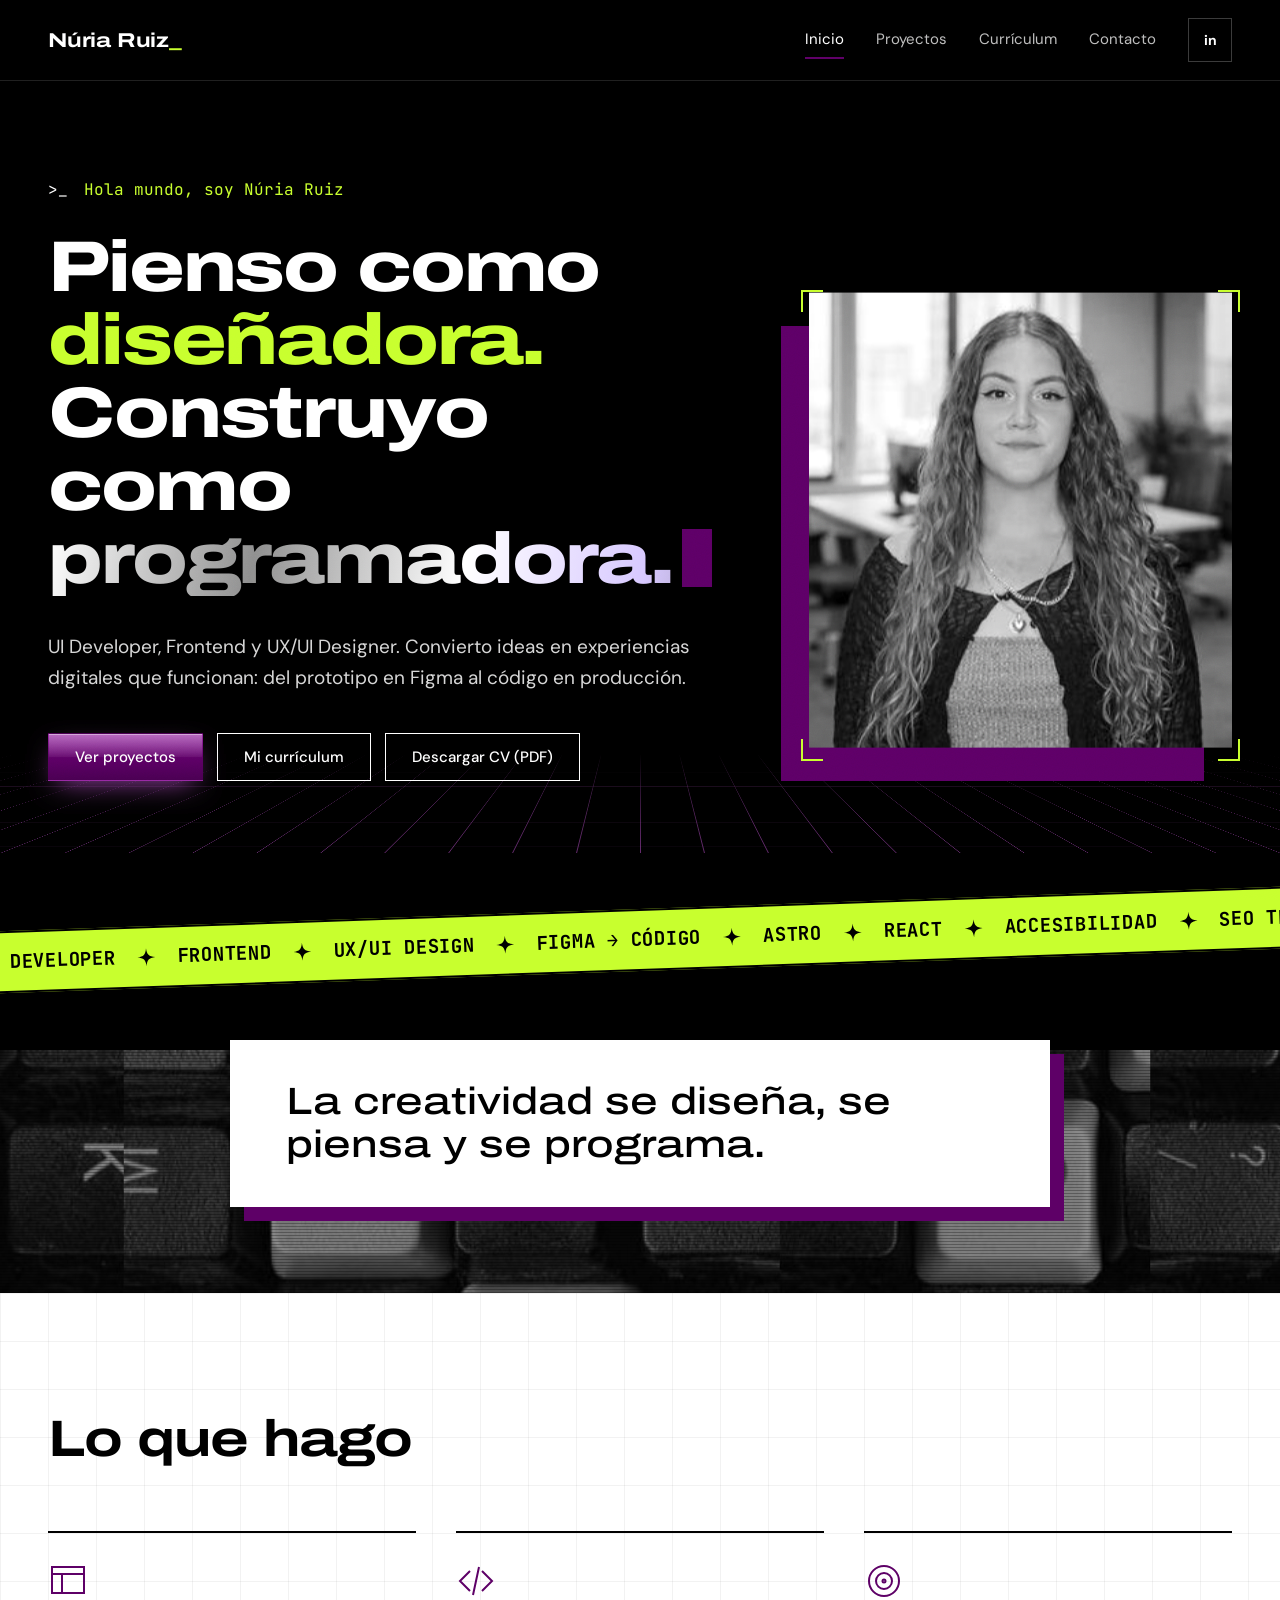
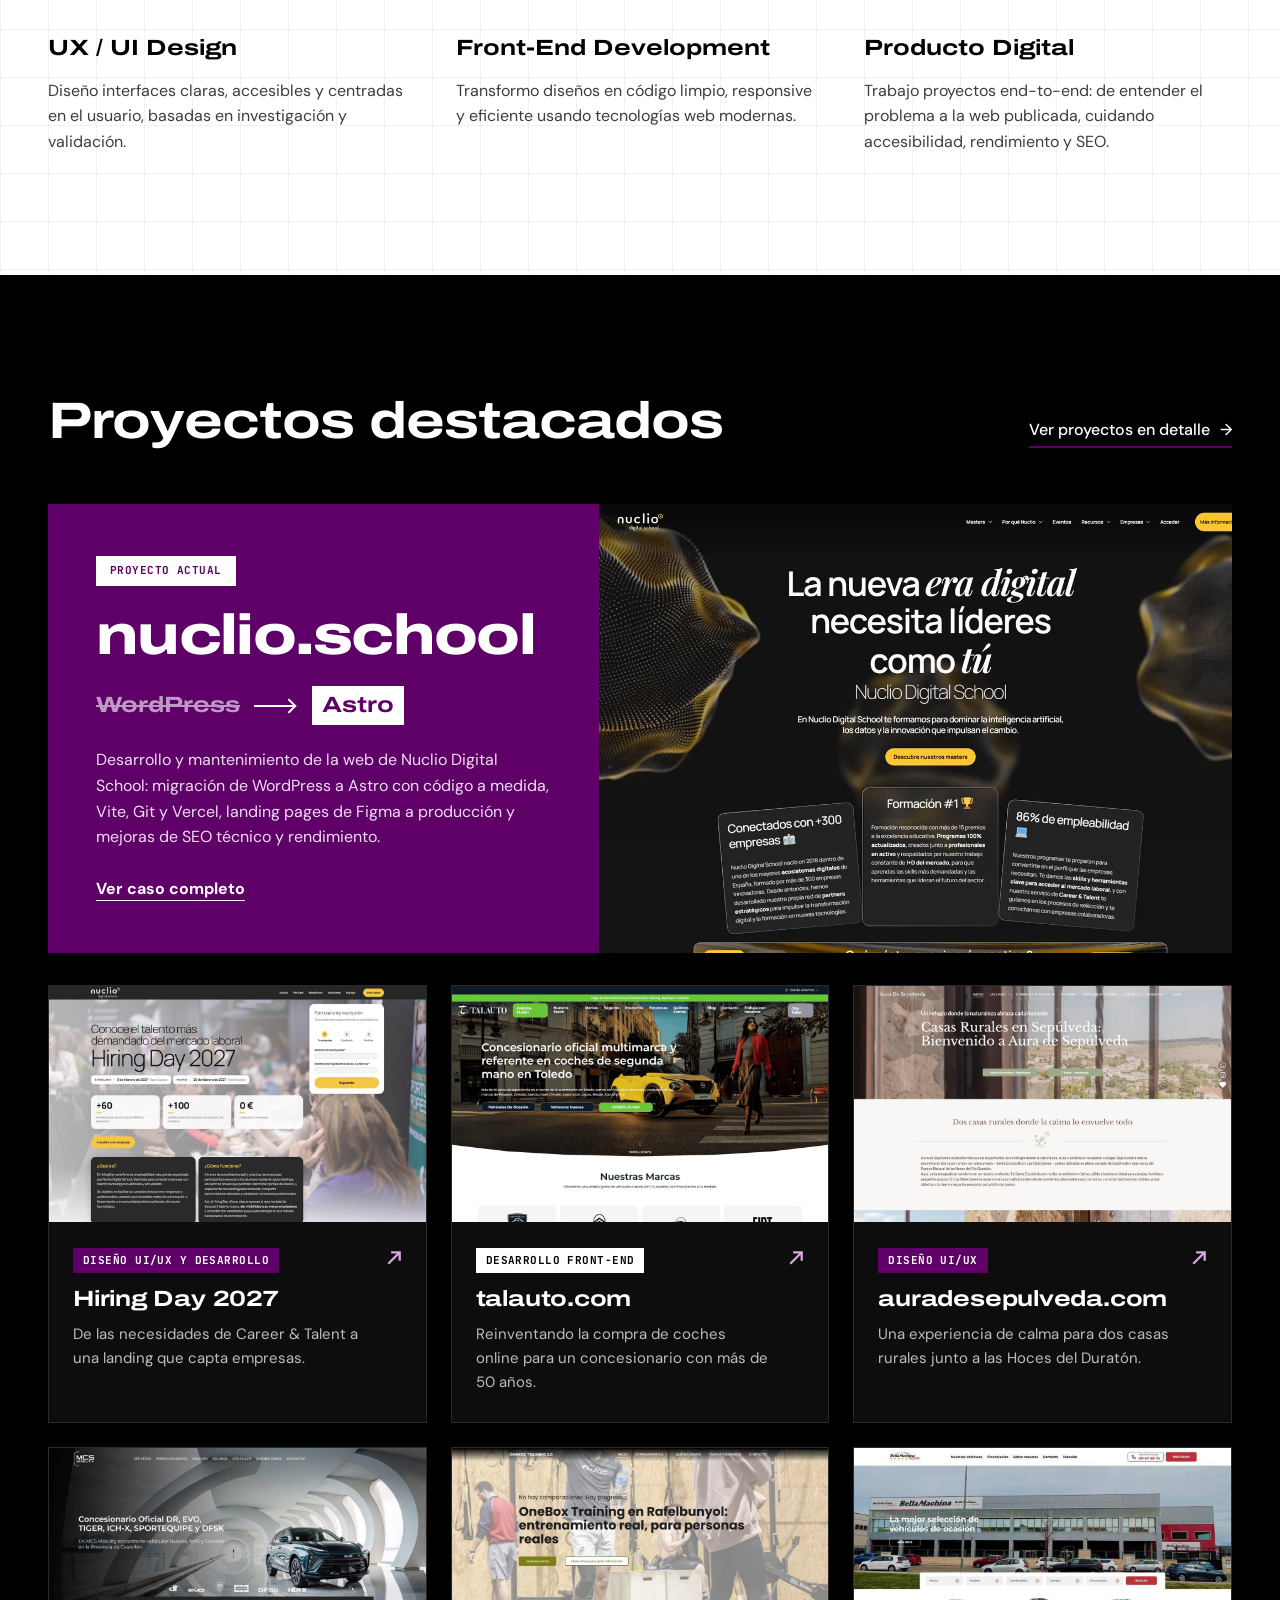
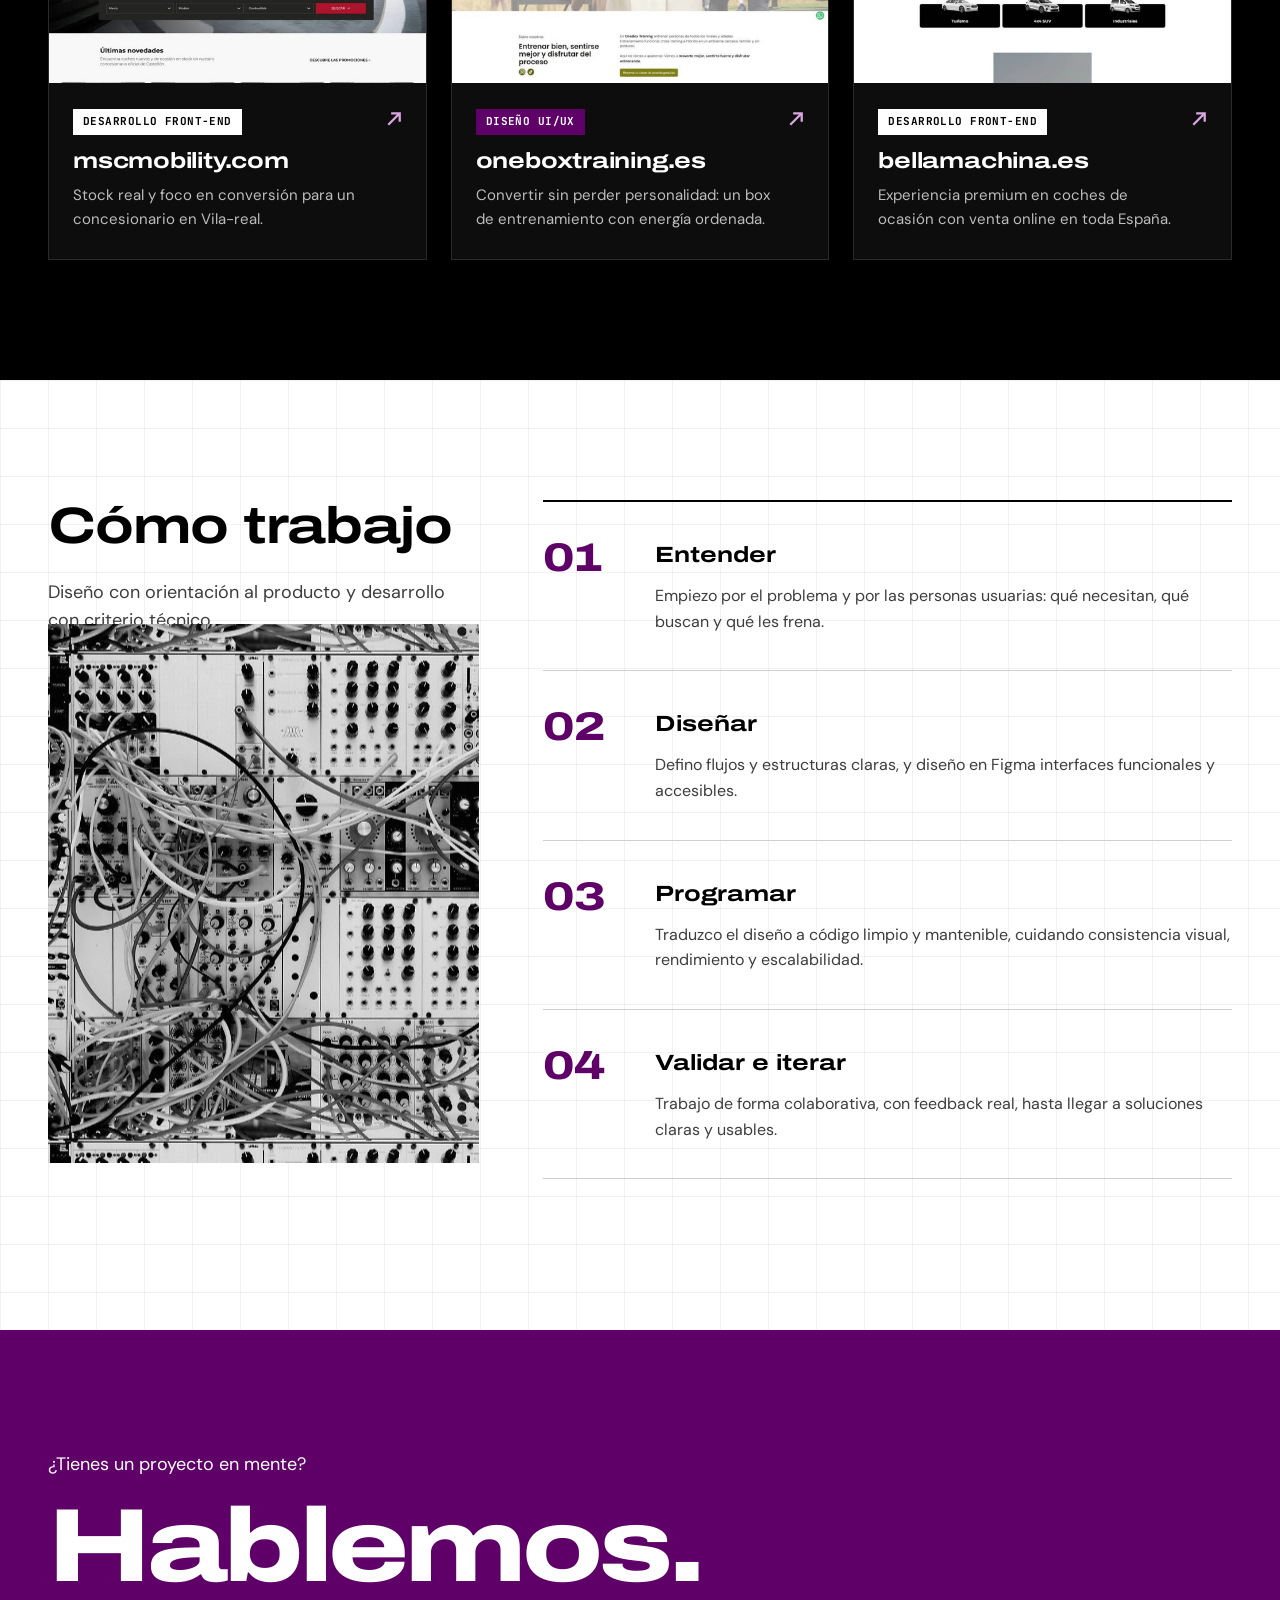
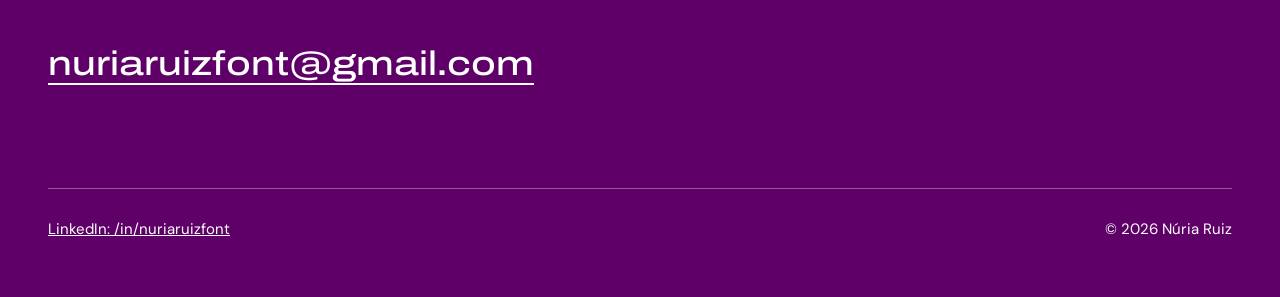
<file: index.html>
<!DOCTYPE html>
<html lang="es">
<head>
<meta charset="utf-8">
<meta name="viewport" content="width=device-width, initial-scale=1, viewport-fit=cover">
<title>Núria Ruiz · UI Developer, Frontend y UX/UI Designer</title>
<link rel="icon" href="data:image/svg+xml,%3Csvg xmlns=%22http://www.w3.org/2000/svg%22 viewBox=%220 0 100 100%22%3E%3Crect width=%22100%22 height=%22100%22 fill=%22%235E0067%22/%3E%3Ctext x=%2250%22 y=%2268%22 font-size=%2256%22 text-anchor=%22middle%22 fill=%22white%22 font-family=%22Arial%22 font-weight=%22bold%22%3EN%3C/text%3E%3C/svg%3E">
<meta property="og:title" content="Núria Ruiz Font · Desarrolladora web y UI/UX">
<meta property="og:image" content="assets/img/nuria-ruiz.jpg">
<meta name="description" content="Portfolio de Núria Ruiz: desarrolladora Frontend y diseñadora UX/UI.">
<link rel="preconnect" href="https://fonts.googleapis.com">
<link rel="preconnect" href="https://fonts.gstatic.com" crossorigin>
<link href="https://fonts.googleapis.com/css2?family=Archivo:wdth,wght@125,400;125,500;125,700;125,800&family=DM+Sans:ital,wght@0,400;0,500;0,700;1,400&family=JetBrains+Mono:wght@400;500;700&display=swap" rel="stylesheet">
<link rel="stylesheet" href="css/styles.css?v=2">
</head>
<body>

<header class="header">
  <div class="wrap">
    <a class="logo d" href="#inicio">Núria Ruiz<span>_</span></a>
    <nav class="nav" id="menu" aria-label="Principal">
      <a href="#inicio" data-page="inicio">Inicio</a>
      <a href="#proyectos" data-page="proyectos">Proyectos</a>
      <a href="#curriculum" data-page="curriculum">Currículum</a>
      <a href="#contacto" data-page="contacto">Contacto</a>
      <a class="li" href="https://www.linkedin.com/in/nuriaruizfont/" target="_blank" rel="noopener" aria-label="LinkedIn"><span class="li-s" aria-hidden="true">in</span><span class="li-l" aria-hidden="true">LinkedIn</span></a>
    </nav>
    <button class="menu-btn" type="button" aria-controls="menu" aria-expanded="false" aria-label="Abrir menú">
      <svg class="bars" width="20" height="14" viewBox="0 0 20 14" fill="none" stroke="currentColor" stroke-width="2" aria-hidden="true"><path d="M0 1h20M0 7h20M0 13h20"/></svg>
      <svg class="x" width="18" height="18" viewBox="0 0 18 18" fill="none" stroke="currentColor" stroke-width="2" aria-hidden="true"><path d="M1 1l16 16M17 1 1 17"/></svg>
    </button>
  </div>
</header>

<main>
<!-- ================= INICIO ================= -->
<section class="page" id="p-inicio">
  <div class="hero">
    <div class="hero-floor" aria-hidden="true"></div>
    <div class="wrap hero-grid">
      <div style="padding-bottom:72px">
        <p class="hello"><span class="prompt" aria-hidden="true">&gt;_</span> Hola mundo, soy Núria Ruiz</p>
        <h1 class="d">Pienso como <span class="acid-txt">diseñadora.</span><br>Construyo como <span class="chrome glitch loop" data-text="programadora.">programadora.</span><span class="cursor" aria-hidden="true"></span></h1>
        <p class="lead">UI Developer, Frontend y UX/UI Designer. Convierto ideas en experiencias digitales que funcionan: del prototipo en Figma al código en producción.</p>
        <div class="ctas">
          <a class="btn btn-primary" href="#proyectos">Ver proyectos</a>
          <a class="btn btn-ghost" href="#curriculum">Mi currículum</a>
          <a class="btn btn-ghost" href="assets/cv/Nuria-Ruiz-Font-CV.pdf" download>Descargar CV (PDF)</a>
        </div>
      </div>
      <div class="portrait">
        <img src="assets/img/nuria-ruiz.jpg" alt="Retrato de Núria Ruiz">
        <span class="hud" aria-hidden="true"><i></i><i></i><i></i><i></i></span>
      </div>
    </div>
  </div>

  <div class="ticker" aria-hidden="true"><div class="ticker-track"><span>UI Developer<svg viewBox="0 0 100 100" aria-hidden="true"><path d="M50 0C54 36 64 46 100 50 64 54 54 64 50 100 46 64 36 54 0 50 36 46 46 36 50 0Z"/></svg></span><span>Frontend<svg viewBox="0 0 100 100" aria-hidden="true"><path d="M50 0C54 36 64 46 100 50 64 54 54 64 50 100 46 64 36 54 0 50 36 46 46 36 50 0Z"/></svg></span><span>UX/UI Design<svg viewBox="0 0 100 100" aria-hidden="true"><path d="M50 0C54 36 64 46 100 50 64 54 54 64 50 100 46 64 36 54 0 50 36 46 46 36 50 0Z"/></svg></span><span>Figma → código<svg viewBox="0 0 100 100" aria-hidden="true"><path d="M50 0C54 36 64 46 100 50 64 54 54 64 50 100 46 64 36 54 0 50 36 46 46 36 50 0Z"/></svg></span><span>Astro<svg viewBox="0 0 100 100" aria-hidden="true"><path d="M50 0C54 36 64 46 100 50 64 54 54 64 50 100 46 64 36 54 0 50 36 46 46 36 50 0Z"/></svg></span><span>React<svg viewBox="0 0 100 100" aria-hidden="true"><path d="M50 0C54 36 64 46 100 50 64 54 54 64 50 100 46 64 36 54 0 50 36 46 46 36 50 0Z"/></svg></span><span>Accesibilidad<svg viewBox="0 0 100 100" aria-hidden="true"><path d="M50 0C54 36 64 46 100 50 64 54 54 64 50 100 46 64 36 54 0 50 36 46 46 36 50 0Z"/></svg></span><span>SEO técnico<svg viewBox="0 0 100 100" aria-hidden="true"><path d="M50 0C54 36 64 46 100 50 64 54 54 64 50 100 46 64 36 54 0 50 36 46 46 36 50 0Z"/></svg></span><span>Pixel perfect<svg viewBox="0 0 100 100" aria-hidden="true"><path d="M50 0C54 36 64 46 100 50 64 54 54 64 50 100 46 64 36 54 0 50 36 46 46 36 50 0Z"/></svg></span><span>UI Developer<svg viewBox="0 0 100 100" aria-hidden="true"><path d="M50 0C54 36 64 46 100 50 64 54 54 64 50 100 46 64 36 54 0 50 36 46 46 36 50 0Z"/></svg></span><span>Frontend<svg viewBox="0 0 100 100" aria-hidden="true"><path d="M50 0C54 36 64 46 100 50 64 54 54 64 50 100 46 64 36 54 0 50 36 46 46 36 50 0Z"/></svg></span><span>UX/UI Design<svg viewBox="0 0 100 100" aria-hidden="true"><path d="M50 0C54 36 64 46 100 50 64 54 54 64 50 100 46 64 36 54 0 50 36 46 46 36 50 0Z"/></svg></span><span>Figma → código<svg viewBox="0 0 100 100" aria-hidden="true"><path d="M50 0C54 36 64 46 100 50 64 54 54 64 50 100 46 64 36 54 0 50 36 46 46 36 50 0Z"/></svg></span><span>Astro<svg viewBox="0 0 100 100" aria-hidden="true"><path d="M50 0C54 36 64 46 100 50 64 54 54 64 50 100 46 64 36 54 0 50 36 46 46 36 50 0Z"/></svg></span><span>React<svg viewBox="0 0 100 100" aria-hidden="true"><path d="M50 0C54 36 64 46 100 50 64 54 54 64 50 100 46 64 36 54 0 50 36 46 46 36 50 0Z"/></svg></span><span>Accesibilidad<svg viewBox="0 0 100 100" aria-hidden="true"><path d="M50 0C54 36 64 46 100 50 64 54 54 64 50 100 46 64 36 54 0 50 36 46 46 36 50 0Z"/></svg></span><span>SEO técnico<svg viewBox="0 0 100 100" aria-hidden="true"><path d="M50 0C54 36 64 46 100 50 64 54 54 64 50 100 46 64 36 54 0 50 36 46 46 36 50 0Z"/></svg></span><span>Pixel perfect<svg viewBox="0 0 100 100" aria-hidden="true"><path d="M50 0C54 36 64 46 100 50 64 54 54 64 50 100 46 64 36 54 0 50 36 46 46 36 50 0Z"/></svg></span></div></div>

  <div class="statement">
    <img src="assets/img/teclado.jpg" alt="">
    <p class="d">La creatividad se diseña, se piensa y se programa.</p>
  </div>

  <section class="light sec">
    <div class="wrap">
      <h2 class="d h2"><span class="glitch" data-text="Lo que hago">Lo que hago</span></h2>
      <div class="three">
        <div>
          <svg width="40" height="40" viewBox="0 0 40 40" fill="none" stroke="currentColor" stroke-width="2" style="color:var(--accent)" aria-hidden="true"><rect x="4" y="6" width="32" height="26"/><path d="M4 13h32M14 13v19"/></svg>
          <h3 class="d">UX / UI Design</h3>
          <p>Diseño interfaces claras, accesibles y centradas en el usuario, basadas en investigación y validación.</p>
        </div>
        <div>
          <svg width="40" height="40" viewBox="0 0 40 40" fill="none" stroke="currentColor" stroke-width="2" style="color:var(--accent)" aria-hidden="true"><path d="M14 10 4 20l10 10M26 10l10 10-10 10M23 6l-6 28"/></svg>
          <h3 class="d">Front-End Development</h3>
          <p>Transformo diseños en código limpio, responsive y eficiente usando tecnologías web modernas.</p>
        </div>
        <div>
          <svg width="40" height="40" viewBox="0 0 40 40" fill="none" stroke="currentColor" stroke-width="2" style="color:var(--accent)" aria-hidden="true"><circle cx="20" cy="20" r="15"/><circle cx="20" cy="20" r="8"/><circle cx="20" cy="20" r="1.5"/></svg>
          <h3 class="d">Producto Digital</h3>
          <p>Trabajo proyectos end-to-end: de entender el problema a la web publicada, cuidando accesibilidad, rendimiento y SEO.</p>
        </div>
      </div>
    </div>
  </section>

  <section class="sec">
    <div class="wrap">
      <div class="sec-head">
        <h2 class="d h2"><span class="glitch" data-text="Proyectos destacados">Proyectos destacados</span></h2>
        <a class="sec-link" href="#proyectos">Ver proyectos en detalle</a>
      </div>
      <a class="hx" href="#proyectos">
  <div class="hx-txt">
    <p class="nx-pill">Proyecto actual</p>
    <h3 class="d">nuclio.school</h3>
    <p class="d hx-mig"><span>WordPress</span><svg viewBox="0 0 64 24" aria-hidden="true"><path d="M0 12h60M50 2l10 10-10 10" fill="none" stroke="currentColor" stroke-width="3"/></svg><span>Astro</span></p>
    <p class="hx-p">Desarrollo y mantenimiento de la web de Nuclio Digital School: migración de WordPress a Astro con código a medida, Vite, Git y Vercel, landing pages de Figma a producción y mejoras de SEO técnico y rendimiento.</p>
    <p class="hx-more">Ver caso completo</p>
  </div>
  <div class="hx-media"><img src="assets/img/nuclio-digital-school.jpg" alt="Web de Nuclio Digital School"></div>
</a>
<div class="fcards">
        <a class="fc" href="#proyecto-hiring-day"><div class="fc-img"><img src="assets/img/hiring-day.jpg" alt="Web del Hiring Day de Nuclio Digital School" loading="lazy"></div><div class="fc-txt"><p class="fc-tag ux">Diseño UI/UX y desarrollo</p><h3 class="d">Hiring Day 2027</h3><p>De las necesidades de Career &amp; Talent a una landing que capta empresas.</p><svg class="fc-arrow" width="20" height="20" viewBox="0 0 14 14" aria-hidden="true"><path d="M3 11 11 3M5 3h6v6" fill="none" stroke="currentColor" stroke-width="1.6"/></svg></div></a>
        <a class="fc" href="#proyecto-talauto"><div class="fc-img"><img src="assets/img/talauto.jpg" alt="Web de Talauto" loading="lazy"></div><div class="fc-txt"><p class="fc-tag">Desarrollo Front-End</p><h3 class="d">talauto.com</h3><p>Reinventando la compra de coches online para un concesionario con más de 50 años.</p><svg class="fc-arrow" width="20" height="20" viewBox="0 0 14 14" aria-hidden="true"><path d="M3 11 11 3M5 3h6v6" fill="none" stroke="currentColor" stroke-width="1.6"/></svg></div></a>
        <a class="fc" href="#proyecto-aura-de-sepulveda"><div class="fc-img"><img src="assets/img/aura-de-sepulveda.jpg" alt="Web de Aura de Sepúlveda" loading="lazy"></div><div class="fc-txt"><p class="fc-tag ux">Diseño UI/UX</p><h3 class="d">auradesepulveda.com</h3><p>Una experiencia de calma para dos casas rurales junto a las Hoces del Duratón.</p><svg class="fc-arrow" width="20" height="20" viewBox="0 0 14 14" aria-hidden="true"><path d="M3 11 11 3M5 3h6v6" fill="none" stroke="currentColor" stroke-width="1.6"/></svg></div></a>
        <a class="fc" href="#proyecto-mcs-mobility"><div class="fc-img"><img src="assets/img/mcs-mobility.jpg" alt="Web de MCS Mobility" loading="lazy"></div><div class="fc-txt"><p class="fc-tag">Desarrollo Front-End</p><h3 class="d">mscmobility.com</h3><p>Stock real y foco en conversión para un concesionario en Vila-real.</p><svg class="fc-arrow" width="20" height="20" viewBox="0 0 14 14" aria-hidden="true"><path d="M3 11 11 3M5 3h6v6" fill="none" stroke="currentColor" stroke-width="1.6"/></svg></div></a>
        <a class="fc" href="#proyecto-onebox-training"><div class="fc-img"><img src="assets/img/onebox-training.jpg" alt="Web de OneBox Training" loading="lazy"></div><div class="fc-txt"><p class="fc-tag ux">Diseño UI/UX</p><h3 class="d">oneboxtraining.es</h3><p>Convertir sin perder personalidad: un box de entrenamiento con energía ordenada.</p><svg class="fc-arrow" width="20" height="20" viewBox="0 0 14 14" aria-hidden="true"><path d="M3 11 11 3M5 3h6v6" fill="none" stroke="currentColor" stroke-width="1.6"/></svg></div></a>
        <a class="fc" href="#proyecto-bella-machina"><div class="fc-img"><img src="assets/img/bella-machina.jpg" alt="Web de Bella Machina" loading="lazy"></div><div class="fc-txt"><p class="fc-tag">Desarrollo Front-End</p><h3 class="d">bellamachina.es</h3><p>Experiencia premium en coches de ocasión con venta online en toda España.</p><svg class="fc-arrow" width="20" height="20" viewBox="0 0 14 14" aria-hidden="true"><path d="M3 11 11 3M5 3h6v6" fill="none" stroke="currentColor" stroke-width="1.6"/></svg></div></a>
      </div>
    </div>
  </section>

  <section class="light sec">
    <div class="wrap how">
      <div>
        <h2 class="d h2"><span class="glitch" data-text="Cómo trabajo">Cómo trabajo</span></h2>
        <p class="intro">Diseño con orientación al producto y desarrollo con criterio técnico.</p>
        <img src="assets/img/cables.jpg" alt="">
      </div>
      <ol class="steps">
        <li><span class="n d">01</span><div><h3 class="d">Entender</h3><p>Empiezo por el problema y por las personas usuarias: qué necesitan, qué buscan y qué les frena.</p></div></li>
        <li><span class="n d">02</span><div><h3 class="d">Diseñar</h3><p>Defino flujos y estructuras claras, y diseño en Figma interfaces funcionales y accesibles.</p></div></li>
        <li><span class="n d">03</span><div><h3 class="d">Programar</h3><p>Traduzco el diseño a código limpio y mantenible, cuidando consistencia visual, rendimiento y escalabilidad.</p></div></li>
        <li><span class="n d">04</span><div><h3 class="d">Validar e iterar</h3><p>Trabajo de forma colaborativa, con feedback real, hasta llegar a soluciones claras y usables.</p></div></li>
      </ol>
    </div>
  </section>

  <section class="contact" id="contacto">
    <div class="wrap">
      <p style="margin:0 0 20px;font-size:18px">¿Tienes un proyecto en mente?</p>
      <h2 class="d big"><span class="glitch" data-text="Hablemos.">Hablemos.</span></h2>
      <a class="d mail" href="mailto:nuriaruizfont@gmail.com">nuriaruizfont@gmail.com</a>
      <div class="foot">
        <a href="https://www.linkedin.com/in/nuriaruizfont/" target="_blank" rel="noopener">LinkedIn: /in/nuriaruizfont</a>
        <span>© 2026 Núria Ruiz</span>
      </div>
    </div>
  </section>
</section>

<!-- ================= PROYECTOS ================= -->
<section class="page" id="p-proyectos">
  <div class="pj-hero">
    <div class="wrap">
      <h1 class="d"><span class="glitch loop" data-text="Proyectos">Proyectos</span></h1>
      <p>Webs reales, en producción, para clientes reales. Unas las he diseñado, otras las he programado, y en algunas he hecho las dos cosas. Puedes desplazarte dentro de cada captura para recorrer la web entera.</p>
    </div>
  </div>
  <section class="nx" aria-labelledby="nx-title">
<div class="wrap">
<div class="nx-head">
<div>
<p class="nx-pill">Proyecto actual</p>
<h2 class="d nx-title" id="nx-title">nuclio.school</h2>
<p class="nx-lead">Desarrollo y mantenimiento de la web de Nuclio Digital School. Tras años sobre WordPress, la hemos migrado a Astro: código 100% a medida, build con Vite, control de versiones con Git y despliegue en Vercel.</p>
</div>
<p class="d nx-mig" aria-label="De WordPress a Astro"><span>WordPress</span><svg viewBox="0 0 64 24" aria-hidden="true"><path d="M0 12h60M50 2l10 10-10 10" fill="none" stroke="currentColor" stroke-width="3"/></svg><span>Astro</span></p>
</div>
<dl class="nx-facts">
<div><dt>Rol</dt><dd>Desarrolladora web y diseñadora UI/UX</dd></div>
<div><dt>Stack actual</dt><dd>Astro y Vite, desplegado en Vercel</dd></div>
<div><dt>Antes</dt><dd>WordPress con Elementor Pro y WPBakery</dd></div>
<div><dt>Empresa</dt><dd>Nuclio Digital School, desde 04/2026</dd></div>
</dl>
<div class="nx-media pj-media"><div class="pj-browser pj-tall"><div class="pj-bar" aria-hidden="true"><span></span><span></span><span></span><em>nuclio.school</em></div><div class="pj-view" tabindex="0" aria-label="Web de Nuclio Digital School completa, desplazable"><img src="assets/img/nuclio-digital-school-completa.jpg" alt="Web de Nuclio Digital School completa"></div></div><div class="pj-phone" tabindex="0" aria-label="Web de Nuclio Digital School en móvil, desplazable"><img src="assets/img/nuclio-digital-school-en-movil.jpg" alt="Web de Nuclio Digital School en móvil"></div></div>
<h3 class="d nx-sub">Qué hago</h3>
<div class="nx-grid"><div class="nx-item"><h4 class="d">Migración a Astro</h4><p>De WordPress a Astro con código 100% a medida, build con Vite, Git para el control de versiones y despliegue continuo en Vercel.</p></div><div class="nx-item"><h4 class="d">Desarrollo y maquetación</h4><p>Páginas y landing pages desde cero, de Figma a producción con fidelidad pixel-perfect, también en React.</p></div><div class="nx-item"><h4 class="d">Mantenimiento y evolutivos</h4><p>Disponibilidad, escalabilidad y buen funcionamiento del portal principal.</p></div><div class="nx-item"><h4 class="d">Desarrollo a medida</h4><p>Funcionalidades avanzadas con PHP y JavaScript, y plugins personalizados.</p></div><div class="nx-item"><h4 class="d">Estilos avanzados</h4><p>CSS y Sass limpio, modular, mantenible y totalmente responsive.</p></div><div class="nx-item"><h4 class="d">SEO técnico y WPO</h4><p>Velocidad de carga, datos estructurados y rendimiento para posicionar y convertir.</p></div></div>
<div class="nx-foot"><div class="nx-chips"><span>Astro</span><span>Vite</span><span>Vercel</span><span>Git</span><span>JavaScript (ES6+)</span><span>CSS3/Sass</span><span>React</span><span>WordPress</span><span>PHP</span><span>Elementor Pro</span><span>WPBakery</span><span>HubSpot</span><span>Figma</span><span>SEO técnico</span><span>WPO</span></div><a class="btn btn-white" href="https://nuclio.school/" target="_blank" rel="noopener">Visitar nuclio.school</a></div>
</div>
</section>
  <section class="pj-list">
    <div class="wrap">
      <h2 class="d h2 pj-h"><span class="glitch" data-text="Más proyectos">Más proyectos</span></h2>
      <article class="pj" id="proyecto-hiring-day">
<div class="pj-media"><div class="pj-browser"><div class="pj-bar" aria-hidden="true"><span></span><span></span><span></span><em>eventos.nuclio.school/hiring-day</em></div><div class="pj-view" tabindex="0" aria-label="Web del Hiring Day en escritorio, desplazable"><img src="assets/img/hiring-day-en-escritorio.jpg" alt="Web del Hiring Day en escritorio"></div></div><div class="pj-phone" tabindex="0" aria-label="Web del Hiring Day en móvil, desplazable"><img src="assets/img/hiring-day-en-movil.jpg" alt="Web del Hiring Day en móvil"></div></div>
<div class="pj-txt"><p class="pj-tag ux">Diseño UI/UX y desarrollo</p><h3 class="d">Hiring Day 2027</h3><p class="pj-title">De las necesidades de Career &amp; Talent a una landing que capta empresas</p><p class="pj-sum">La feria de empleabilidad de Nuclio Digital School, que conecta empresas con el talento formado en IA, datos y producto digital en Barcelona y Madrid.</p><ul class="pj-tech" aria-label="Tecnologías"><li>Figma</li><li>HTML</li><li>CSS</li><li>JavaScript</li><li>Diseño responsive</li><li>UX Writing</li></ul>
<dl class="pj-meta"><div><dt>Empresa</dt><dd>Nuclio Digital School</dd></div><div><dt>Rol</dt><dd>Diseñadora UI/UX y desarrolladora</dd></div><div><dt>Sector</dt><dd>Empleabilidad, Barcelona y Madrid</dd></div></dl>
<details class="pj-more"><summary>Qué hice</summary><ul><li>Definición de la página a partir de las necesidades del servicio de Career &amp; Talent.</li><li>Diseño en Figma e implementación completa, de escritorio a móvil.</li><li>Formulario de inscripción en tres pasos para reducir la fricción.</li><li>Perfiles, beneficios y requisitos ordenados para que la empresa decida rápido.</li><li>Vídeos por edición, galería y logos de empresas para generar confianza.</li></ul></details>
<a class="pj-link" href="hiring-day/" target="_blank" rel="noopener">Visitar la web<svg width="14" height="14" viewBox="0 0 14 14" aria-hidden="true"><path d="M3 11 11 3M5 3h6v6" fill="none" stroke="currentColor" stroke-width="2"/></svg></a></div>
</article><article class="pj flip" id="proyecto-talauto">
<div class="pj-media"><div class="pj-browser"><div class="pj-bar" aria-hidden="true"><span></span><span></span><span></span><em>talauto.com</em></div><div class="pj-view" tabindex="0" aria-label="Web de Talauto en escritorio, desplazable"><img src="assets/img/talauto-en-escritorio.jpg" alt="Web de Talauto en escritorio"></div></div><div class="pj-phone" tabindex="0" aria-label="Web de Talauto en móvil, desplazable"><img src="assets/img/talauto-en-movil.jpg" alt="Web de Talauto en móvil"></div></div>
<div class="pj-txt"><p class="pj-tag">Desarrollo Front-End</p><h3 class="d">talauto.com</h3><p class="pj-title">Reinventando la compra de coches online</p><p class="pj-sum">Concesionario con más de 50 años de historia y referente en la zona centro de España.</p><ul class="pj-tech" aria-label="Tecnologías"><li>HTML</li><li>CSS</li><li>SASS</li><li>JavaScript</li><li>jQuery</li><li>Bootstrap</li><li>Twig</li><li>Phalcon</li><li>SQL</li><li>Git</li></ul>
<dl class="pj-meta"><div><dt>Empresa</dt><dd>inventario.pro</dd></div><div><dt>Rol</dt><dd>Desarrolladora web principal</dd></div><div><dt>Sector</dt><dd>Automoción, Toledo</dd></div></dl>
<details class="pj-more"><summary>Qué hice</summary><ul><li>Maquetación front-end de vistas y secciones clave, con código limpio y responsive.</li><li>Rediseño y refactorización de componentes UI.</li><li>Jerarquía de contenidos para buscar y comparar vehículos.</li><li>Experiencia móvil preparada para mucha información y filtros.</li></ul></details>
<a class="pj-link" href="https://talauto.com" target="_blank" rel="noopener">Visitar la web<svg width="14" height="14" viewBox="0 0 14 14" aria-hidden="true"><path d="M3 11 11 3M5 3h6v6" fill="none" stroke="currentColor" stroke-width="2"/></svg></a></div>
</article><article class="pj" id="proyecto-aura-de-sepulveda">
<div class="pj-media"><div class="pj-browser"><div class="pj-bar" aria-hidden="true"><span></span><span></span><span></span><em>auradesepulveda.com</em></div><div class="pj-view" tabindex="0" aria-label="Web de Aura de Sepúlveda en escritorio, desplazable"><img src="assets/img/aura-de-sepulveda-en-escritorio.jpg" alt="Web de Aura de Sepúlveda en escritorio"></div></div><div class="pj-phone" tabindex="0" aria-label="Web de Aura de Sepúlveda en móvil, desplazable"><img src="assets/img/aura-de-sepulveda-en-movil.jpg" alt="Web de Aura de Sepúlveda en móvil"></div></div>
<div class="pj-txt"><p class="pj-tag ux">Diseño UI/UX</p><h3 class="d">auradesepulveda.com</h3><p class="pj-title">Una experiencia de calma antes incluso de reservar</p><p class="pj-sum">Dos casas rurales con personalidad propia junto a las Hoces del Río Duratón.</p><ul class="pj-tech" aria-label="Tecnologías"><li>Duda</li><li>Componentes personalizados</li><li>Diseño responsive</li><li>SEO</li><li>IA generativa</li><li>Salesforce</li></ul>
<dl class="pj-meta"><div><dt>Empresa</dt><dd>beedigital</dd></div><div><dt>Rol</dt><dd>Diseñadora web y maquetadora</dd></div><div><dt>Sector</dt><dd>Turismo rural, Segovia</dd></div></dl>
<details class="pj-more"><summary>Qué hice</summary><ul><li>Arquitectura de la información para dos casas con coherencia.</li><li>Storytelling visual con fotografía protagonista.</li><li>Jerarquías que equilibran emoción e información práctica.</li><li>CTAs de reserva integrados sin romper el tono sereno.</li></ul></details>
<a class="pj-link" href="https://auradesepulveda.com" target="_blank" rel="noopener">Visitar la web<svg width="14" height="14" viewBox="0 0 14 14" aria-hidden="true"><path d="M3 11 11 3M5 3h6v6" fill="none" stroke="currentColor" stroke-width="2"/></svg></a></div>
</article><article class="pj flip" id="proyecto-mcs-mobility">
<div class="pj-media"><div class="pj-browser"><div class="pj-bar" aria-hidden="true"><span></span><span></span><span></span><em>mscmobility.com</em></div><div class="pj-view" tabindex="0" aria-label="Web de MCS Mobility en escritorio, desplazable"><img src="assets/img/mcs-mobility-en-escritorio.jpg" alt="Web de MCS Mobility en escritorio"></div></div><div class="pj-phone" tabindex="0" aria-label="Web de MCS Mobility en móvil, desplazable"><img src="assets/img/mcs-mobility-en-movil.jpg" alt="Web de MCS Mobility en móvil"></div></div>
<div class="pj-txt"><p class="pj-tag">Desarrollo Front-End</p><h3 class="d">mscmobility.com</h3><p class="pj-title">Stock real y foco en conversión</p><p class="pj-sum">Concesionario y taller oficial en Vila-real especializado en vehículos nuevos, KM0 y de ocasión.</p><ul class="pj-tech" aria-label="Tecnologías"><li>HTML</li><li>CSS</li><li>SASS</li><li>JavaScript</li><li>jQuery</li><li>Bootstrap</li><li>Twig</li><li>Phalcon</li><li>SQL</li><li>Git</li></ul>
<dl class="pj-meta"><div><dt>Empresa</dt><dd>inventario.pro</dd></div><div><dt>Rol</dt><dd>Desarrolladora web principal</dd></div><div><dt>Sector</dt><dd>Automoción, Castellón</dd></div></dl>
<details class="pj-more"><summary>Qué hice</summary><ul><li>Front-end de home, stock, servicios y contacto.</li><li>Componentes de catálogo escaneables.</li><li>Responsive pensado para búsqueda, fichas y CTA en móvil.</li><li>Estructura optimizada para SEO local.</li></ul></details>
<a class="pj-link" href="https://mscmobility.com" target="_blank" rel="noopener">Visitar la web<svg width="14" height="14" viewBox="0 0 14 14" aria-hidden="true"><path d="M3 11 11 3M5 3h6v6" fill="none" stroke="currentColor" stroke-width="2"/></svg></a></div>
</article><article class="pj" id="proyecto-onebox-training">
<div class="pj-media"><div class="pj-browser"><div class="pj-bar" aria-hidden="true"><span></span><span></span><span></span><em>oneboxtraining.es</em></div><div class="pj-view" tabindex="0" aria-label="Web de OneBox Training en escritorio, desplazable"><img src="assets/img/onebox-training-en-escritorio.jpg" alt="Web de OneBox Training en escritorio"></div></div><div class="pj-phone" tabindex="0" aria-label="Web de OneBox Training en móvil, desplazable"><img src="assets/img/onebox-training-en-movil.jpg" alt="Web de OneBox Training en móvil"></div></div>
<div class="pj-txt"><p class="pj-tag ux">Diseño UI/UX</p><h3 class="d">oneboxtraining.es</h3><p class="pj-title">Convertir sin perder personalidad</p><p class="pj-sum">Box de entrenamiento funcional y cross training en Rafelbunyol: energía, pero ordenada.</p><ul class="pj-tech" aria-label="Tecnologías"><li>Duda</li><li>Componentes personalizados</li><li>Diseño responsive</li><li>SEO</li><li>IA generativa</li><li>Salesforce</li></ul>
<dl class="pj-meta"><div><dt>Empresa</dt><dd>beedigital</dd></div><div><dt>Rol</dt><dd>Diseñadora web y maquetadora</dd></div><div><dt>Sector</dt><dd>Fitness, Valencia</dd></div></dl>
<details class="pj-more"><summary>Qué hice</summary><ul><li>Servicios que se entienden rápido: funcional, cross e híbrido/DEKA.</li><li>Jerarquía centrada en qué es, para quién y cómo empezar.</li><li>Experiencia responsive cuidando el móvil.</li><li>CTAs claros sin saturar.</li></ul></details>
<a class="pj-link" href="https://oneboxtraining.es" target="_blank" rel="noopener">Visitar la web<svg width="14" height="14" viewBox="0 0 14 14" aria-hidden="true"><path d="M3 11 11 3M5 3h6v6" fill="none" stroke="currentColor" stroke-width="2"/></svg></a></div>
</article><article class="pj flip" id="proyecto-bella-machina">
<div class="pj-media"><div class="pj-browser"><div class="pj-bar" aria-hidden="true"><span></span><span></span><span></span><em>bellamachina.es</em></div><div class="pj-view" tabindex="0" aria-label="Web de Bella Machina en escritorio, desplazable"><img src="assets/img/bella-machina-en-escritorio.jpg" alt="Web de Bella Machina en escritorio"></div></div><div class="pj-phone" tabindex="0" aria-label="Web de Bella Machina en móvil, desplazable"><img src="assets/img/bella-machina-en-movil.jpg" alt="Web de Bella Machina en móvil"></div></div>
<div class="pj-txt"><p class="pj-tag">Desarrollo Front-End</p><h3 class="d">bellamachina.es</h3><p class="pj-title">Experiencia premium en coches de ocasión</p><p class="pj-sum">Más de 30 años de experiencia, venta online y entrega a domicilio en toda España.</p><ul class="pj-tech" aria-label="Tecnologías"><li>HTML</li><li>CSS</li><li>SASS</li><li>JavaScript</li><li>jQuery</li><li>Bootstrap</li><li>Twig</li><li>Phalcon</li><li>SQL</li><li>Git</li></ul>
<dl class="pj-meta"><div><dt>Empresa</dt><dd>inventario.pro</dd></div><div><dt>Rol</dt><dd>Desarrolladora web y maquetadora</dd></div><div><dt>Sector</dt><dd>Automoción, Madrid</dd></div></dl>
<details class="pj-more"><summary>Qué hice</summary><ul><li>Interfaces de catálogo con filtros y stock claros.</li><li>Optimización para quien compara desde el móvil.</li><li>Elementos visuales que destacan oferta, precio y beneficios.</li></ul></details>
<a class="pj-link" href="https://bellamachina.es" target="_blank" rel="noopener">Visitar la web<svg width="14" height="14" viewBox="0 0 14 14" aria-hidden="true"><path d="M3 11 11 3M5 3h6v6" fill="none" stroke="currentColor" stroke-width="2"/></svg></a></div>
</article>
    </div>
  </section>
  <section class="band">
    <div class="wrap">
      <h2 class="d">¿Construimos el siguiente?</h2>
      <a class="btn btn-white" href="mailto:nuriaruizfont@gmail.com">nuriaruizfont@gmail.com</a>
    </div>
  </section>
</section>

<!-- ================= CURRÍCULUM ================= -->
<section class="page" id="p-curriculum">
  <div class="wrap cv-intro">
    <div class="cv-photo"><img src="assets/img/nuria-ruiz.jpg" alt="Retrato de Núria Ruiz"><span class="hud" aria-hidden="true"><i></i><i></i><i></i><i></i></span></div>
    <div>
      <h1 class="d">Núria Ruiz Font</h1>
      <p class="cv-role">Desarrolladora web, UI/UX</p>
      <p class="cv-bio">Desarrolladora web y diseñadora UX/UI con experiencia en la creación de aplicaciones y sitios web modernos, accesibles y orientados a conversión. Especializada en frontend, maquetación responsive y diseño centrado en el usuario.</p>
      <p class="cv-bio2">He trabajado en entornos ágiles con clientes reales, en proyectos end-to-end: desde la conceptualización en Figma hasta la implementación final. Perfil híbrido técnico–creativo con fuerte orientación a producto, experiencia de usuario y optimización SEO.</p>
      <div class="ctas" style="margin-top:0">
        <a class="btn btn-primary" href="assets/cv/Nuria-Ruiz-Font-CV.pdf" download>Descargar CV (PDF)</a>
        <a class="btn btn-ghost" href="mailto:nuriaruizfont@gmail.com">Escribirme</a>
      </div>
    </div>
  </div>

  <section class="light sec">
    <div class="wrap cv-sec">
      <h2 class="d h2"><span class="glitch" data-text="Experiencia">Experiencia</span></h2>
      <div>
        <div class="job"><div><p class="when d">04/2026 – actualidad</p><p class="org">Nuclio Digital School</p><p class="pos">Desarrolladora web y diseñadora UI/UX</p><p class="loc">Presencial, Barcelona</p></div>
          <ul><li>Migración de la web de nuclio.school de WordPress a Astro: código 100% a medida, Vite, Git y despliegue en Vercel.</li><li>Diseño y prototipado de interfaces web en Figma.</li><li>Mantenimiento y desarrollo de sitios en WordPress con WPBakery y Elementor Pro, incluyendo plugins personalizados.</li><li>Desarrollo de landing pages con React y despliegue en Vercel.</li><li>Gestión de HubSpot para contenidos, formularios y captación de leads.</li></ul></div>
        <div class="job"><div><p class="when d">10/2025 – 04/2026</p><p class="org">beedigital</p><p class="pos">Diseñadora web y maquetadora</p><p class="loc">Remoto, España</p></div>
          <ul><li>Diseño y maquetación de webs y componentes personalizados en Duda.</li><li>Sitios modernos, responsive y optimizados para SEO.</li><li>Contenidos con IA orientados a posicionamiento y conversión.</li><li>Cartera propia de clientes y proyectos end-to-end.</li><li>Seguimiento de proyectos con Salesforce.</li></ul></div>
        <div class="job"><div><p class="when d">06/2024 – 08/2025</p><p class="org">inventario.pro</p><p class="pos">Desarrolladora web y maquetadora</p><p class="loc">Remoto, Barcelona</p></div>
          <ul><li>Desarrollo web con HTML, CSS, JavaScript, jQuery, SASS y Bootstrap.</li><li>Vistas y funcionalidades con Twig y Phalcon.</li><li>Control de versiones con Git y trabajo colaborativo.</li><li>Gestión de datos con SQL.</li></ul></div>
      </div>
    </div>
  </section>

  <section class="fog sec">
    <div class="wrap cv-sec">
      <h2 class="d h2"><span class="glitch" data-text="Formación">Formación</span></h2>
      <div>
        <div class="job"><div><p class="when d">2025 – 2026</p><p class="org">Máster en UX UI: Diseño web y app</p><p class="pos">Nuclio Digital School, nota 8</p></div>
          <p>UX Research, Design Thinking y Product Strategy. Prototipado avanzado con Figma, user testing y validación de producto, e IAs generativas para la creación de contenido.</p></div>
        <div class="job"><div><p class="when d">2022 – 2024</p><p class="org">Desarrollo de Aplicaciones Web (DAW)</p><p class="pos">Escola Pia Santa Anna, nota 8</p></div>
          <div><p style="margin:0 0 12px;color:#2B2B2B">Frontend y backend, bases de datos, diseño de interfaces y despliegue en servidores.</p><p style="margin:0;color:#2B2B2B"><strong>Erasmus+ en Leeuwarden, Países Bajos</strong> (11/2023 – 05/2024): desarrollo web con WordPress, prototipado en Figma y coordinación cliente-equipo.</p></div></div>
      </div>
    </div>
  </section>

  <section class="sec">
    <div class="wrap cv-sec">
      <h2 class="d h2"><span class="glitch" data-text="Tecnologías">Tecnologías</span></h2>
      <div class="stack">
        <div class="row"><p>Frontend y frameworks</p><div class="chips"><span>HTML5</span><span>CSS3</span><span>JavaScript (ES6+)</span><span>React</span><span>Astro</span><span>jQuery</span><span>SASS</span><span>Bootstrap</span></div></div>
        <div class="row"><p>Backend y frameworks</p><div class="chips"><span>PHP (Phalcon)</span><span>Java</span><span>SQL</span></div></div>
        <div class="row"><p>CMS y plataformas</p><div class="chips"><span>WordPress (WPBakery, Elementor)</span><span>Duda</span></div></div>
        <div class="row"><p>Herramientas y despliegue</p><div class="chips"><span>Git</span><span>Vite</span><span>Vercel</span></div></div>
        <div class="row"><p>Datos</p><div class="chips"><span>JSON</span><span>TOON</span></div></div>
        <div class="row"><p>Diseño y UX</p><div class="chips"><span>Figma</span><span>Canva</span></div></div>
        <div class="row"><p>Marketing y CRM</p><div class="chips"><span>HubSpot</span><span>Salesforce</span></div></div>
      </div>
    </div>
  </section>

  <section class="band">
    <div class="wrap">
      <h2 class="d">Hablemos.</h2>
      <div class="ctas" style="margin-top:0">
        <a class="btn btn-white" href="mailto:nuriaruizfont@gmail.com">nuriaruizfont@gmail.com</a>
        <a class="btn btn-ghost" href="assets/cv/Nuria-Ruiz-Font-CV.pdf" download>Descargar CV (PDF)</a>
        <a class="btn btn-ghost" href="https://www.linkedin.com/in/nuriaruizfont/" target="_blank" rel="noopener">LinkedIn</a>
      </div>
    </div>
  </section>
</section>
</main>

<script src="js/main.js?v=2" defer></script>
</body>
</html>
</file>
<file: css/styles.css>
:root{
  --ink:#000; --paper:#fff; --fog:#F2EFF3; --accent:#5E0067; --lilac:#D9A6E2;
  --soft:#D6D6D6; --muted:#BDBDBD; --body-dark:#3D3D3D; --line:#CFCFCF; --line-dark:#2A2A2A;
  --display:"Archivo","Arial Black",Arial,sans-serif;
  --sans:"DM Sans",system-ui,-apple-system,"Segoe UI",sans-serif;
  color-scheme:dark;
  box-sizing:border-box;
  padding-top:env(safe-area-inset-top,0px);
  padding-bottom:env(safe-area-inset-bottom,0px);
}
/* La web es oscura por diseño: mismos tokens en modo claro y oscuro */
@media (prefers-color-scheme:dark){:root:not([data-theme="light"]){--ink:#000;--paper:#fff}}
:root[data-theme="dark"]{--ink:#000;--paper:#fff}
html{scroll-padding-top:calc(80px + env(safe-area-inset-top,0px));scroll-behavior:smooth}
*,*::before,*::after{box-sizing:border-box}
body{margin:0;background:var(--ink);color:var(--paper);font-family:var(--sans);font-size:16px;line-height:1.6;-webkit-font-smoothing:antialiased}
img{max-width:100%;display:block}
a{color:inherit}
a:hover{color:var(--lilac)}
h1,h2,h3{margin:0}
:focus-visible{outline:3px solid var(--lilac);outline-offset:3px}
.d{font-family:var(--display);font-stretch:125%}
.wrap{max-width:1280px;margin:0 auto;padding:0 48px}
.btn{display:inline-flex;align-items:center;justify-content:center;min-height:48px;padding:0 26px;text-decoration:none;font-weight:500;font-size:15px;border:1px solid transparent;cursor:pointer;font-family:var(--sans)}
.btn-primary{background:var(--accent);color:#fff}
.btn-primary:hover{color:#fff;filter:brightness(1.25)}
.btn-ghost{border-color:#fff;color:#fff}
.btn-ghost:hover{background:#fff;color:#000}
.btn-white{background:#fff;color:#000}
.btn-white:hover{color:var(--accent)}
.h2{font-size:clamp(34px,4vw,52px);line-height:1.05;font-weight:700;letter-spacing:-.02em}
.page{display:none}
.page.active{display:block}

/* Header */
.header{position:sticky;top:env(safe-area-inset-top,0px);z-index:30;background:rgba(0,0,0,.92);backdrop-filter:blur(8px);border-bottom:1px solid #1F1F1F}
.header .wrap{display:flex;align-items:center;justify-content:space-between;height:80px;gap:20px}
.logo{text-decoration:none;font-size:20px;font-weight:700;color:#fff;letter-spacing:-.01em}
.logo span{color:var(--accent)}
.nav{display:flex;gap:32px;align-items:center;font-size:15px}
.nav a{text-decoration:none;color:var(--muted);padding:6px 0;border-bottom:2px solid transparent}
.nav a:hover{color:#fff}
.nav a[aria-current="page"]{color:#fff;border-bottom-color:var(--accent)}
.nav .li{display:inline-flex;width:44px;height:44px;align-items:center;justify-content:center;border:1px solid #3A3A3A;color:#fff;font-weight:700;font-size:14px;padding:0}
.nav .li:hover{border-color:#fff}
.nav .li .li-l{display:none}
.menu-btn{display:none;width:44px;height:44px;align-items:center;justify-content:center;background:transparent;border:1px solid #fff;color:#fff;cursor:pointer;padding:0}
.menu-btn .x{display:none}
.menu-btn[aria-expanded="true"] .x{display:block}
.menu-btn[aria-expanded="true"] .bars{display:none}

/* Hero */
.hero{padding:96px 0 0}
.hero-grid{display:grid;grid-template-columns:minmax(0,1.5fr) minmax(0,1fr);gap:56px;align-items:end}
.hello{margin:0 0 28px;font-size:18px;color:var(--lilac)}
.hero h1{font-size:clamp(40px,5.6vw,78px);line-height:1.02;font-weight:800;letter-spacing:-.03em}
.cursor{display:inline-block;width:.42em;height:.82em;background:var(--accent);margin-left:.12em;vertical-align:-.06em;animation:blink 1.1s steps(1) infinite}
@keyframes blink{50%{opacity:0}}
.hero .lead{margin:36px 0 0;max-width:54ch;font-size:19px;color:var(--soft)}
.ctas{display:flex;flex-wrap:wrap;gap:14px;margin-top:40px}
.portrait{position:relative;padding:0 0 28px 28px;margin-bottom:72px}
.portrait::before{content:"";position:absolute;left:0;top:28px;right:28px;bottom:0;background:var(--accent)}
.portrait img{position:relative;width:100%;aspect-ratio:309/332;object-fit:cover;filter:grayscale(1) contrast(1.08)}

/* Statement */
.statement{position:relative;margin-top:110px;min-height:340px;display:flex;align-items:center;justify-content:center;overflow:hidden;padding:40px 0}
.statement img{position:absolute;inset:0;width:100%;height:100%;object-fit:cover;filter:grayscale(1) brightness(.55)}
.statement p{position:relative;margin:0 24px;background:#fff;color:#000;padding:40px 56px;font-size:clamp(24px,3vw,38px);line-height:1.15;font-weight:500;max-width:820px;box-shadow:14px 14px 0 var(--accent)}

/* Sections */
.light{background:var(--paper);color:#000}
.light a:hover{color:var(--accent)}
.sec{padding:120px 0}
.three{display:grid;grid-template-columns:repeat(3,minmax(0,1fr));gap:40px;margin-top:64px}
.three > div{border-top:2px solid #000;padding-top:28px}
.three h3{margin:22px 0 12px;font-size:22px;font-weight:700}
.three p{margin:0;color:var(--body-dark)}

.sec-head{display:flex;flex-wrap:wrap;justify-content:space-between;align-items:end;gap:24px;margin-bottom:56px}
.feat{display:grid;grid-template-columns:minmax(0,1.35fr) minmax(0,1fr);background:#fff;color:#000;text-decoration:none;margin-bottom:32px}
.feat:hover{color:#000}
.feat .media{position:relative;overflow:hidden;min-height:420px}
.feat .media .desk{position:absolute;inset:0;width:100%;height:100%;object-fit:cover;object-position:top;transition:transform .6s ease}
.feat:hover .desk{transform:scale(1.03)}
.feat .phone{position:absolute;right:32px;bottom:-40px;width:170px;border:6px solid #111;border-radius:22px;box-shadow:0 20px 40px rgba(0,0,0,.45)}
.feat .txt{padding:48px 48px 44px}
.tag{display:inline-block;margin:0 0 18px;font-size:13px;font-weight:700;padding:5px 12px;color:#fff;background:#000}
.tag.ux{background:var(--accent)}
.feat h3{font-size:32px;font-weight:700;letter-spacing:-.01em;margin-bottom:6px}
.feat .sub{margin:0 0 20px;font-size:17px;color:var(--body-dark)}
.feat .more{margin:0;font-weight:700;color:var(--accent)}
.proj h2,.feat h3{overflow-wrap:anywhere}
html,body{overflow-x:clip}

.how{display:grid;grid-template-columns:minmax(0,1fr) minmax(0,1.6fr);gap:64px;align-items:start}
.how .intro{margin:24px 0 36px;font-size:18px;color:var(--body-dark);max-width:34ch}
.how img{width:100%;aspect-ratio:4/5;object-fit:cover;filter:grayscale(1)}
.steps{list-style:none;margin:0;padding:0}
.steps li{display:grid;grid-template-columns:96px minmax(0,1fr);gap:16px;padding:36px 0;border-top:1px solid var(--line)}
.steps li:first-child{border-top:2px solid #000}
.steps li:last-child{border-bottom:1px solid var(--line)}
.steps .n{font-size:40px;font-weight:800;line-height:1;color:var(--accent)}
.steps h3{margin:0 0 10px;font-size:22px;font-weight:700}
.steps p{margin:0;color:var(--body-dark)}

.contact{background:var(--accent);color:#fff;padding:120px 0 56px}
.contact a:hover{color:#fff;opacity:.85}
.contact .big{margin:0 0 40px;font-size:clamp(56px,9vw,104px);line-height:.95;font-weight:800;letter-spacing:-.04em}
.contact .mail{display:inline-block;font-size:clamp(20px,3vw,34px);font-weight:500;color:#fff;text-decoration:underline;text-underline-offset:8px;text-decoration-thickness:2px;word-break:break-word}
.contact .foot{display:flex;flex-wrap:wrap;justify-content:space-between;gap:20px;margin-top:96px;padding-top:28px;border-top:1px solid rgba(255,255,255,.35);font-size:15px}
.band{background:var(--accent);color:#fff;padding:80px 0}
.band .wrap{display:flex;flex-wrap:wrap;justify-content:space-between;align-items:center;gap:28px}
.band h2{font-size:clamp(32px,3.6vw,44px);line-height:1.05;font-weight:800;letter-spacing:-.02em}

/* Proyectos */
.page-hero{padding:96px 0 64px}
.page-hero h1{font-size:clamp(48px,6vw,84px);line-height:1;font-weight:800;letter-spacing:-.03em}
.page-hero p{margin:28px 0 0;max-width:58ch;font-size:19px;color:var(--soft)}
.plist{display:flex;flex-direction:column;gap:40px;padding-bottom:120px}
.proj{display:grid;grid-template-columns:minmax(0,1.25fr) minmax(0,1fr);background:#fff;color:#000}
.proj:nth-child(even){grid-template-columns:minmax(0,1fr) minmax(0,1.25fr)}
.proj:nth-child(even) .shot{order:2}
.proj .shot{position:relative;min-height:520px;background:#111}
.proj .frame{position:absolute;inset:0;overflow-y:auto;scrollbar-width:thin}
.proj .frame img{width:100%;height:auto}
.proj .frame.cover img{height:100%;object-fit:cover;object-position:top}
.hint{position:absolute;right:14px;bottom:14px;background:rgba(0,0,0,.8);color:#fff;font-size:12px;padding:6px 11px;pointer-events:none}
.proj .txt{padding:48px 48px 44px}
.proj h2{font-size:30px;font-weight:700;letter-spacing:-.01em;margin-bottom:8px}
.proj .title{margin:0 0 22px;font-size:18px;line-height:1.45;color:var(--body-dark)}
.proj .sum{margin:0 0 16px}
.proj ul{margin:0 0 30px;padding-left:20px;color:#2B2B2B}
.proj li{margin-bottom:6px}
.ptech{display:flex;flex-wrap:wrap;gap:6px;margin:0 0 30px}
.ptech span{padding:4px 10px;border:1px solid #CFCFCF;font-size:13px;color:#2B2B2B}

/* Currículum */
.cv-intro{display:grid;grid-template-columns:320px minmax(0,1fr);gap:72px;align-items:start;padding:96px 0 110px}
.cv-photo{position:relative;padding:0 22px 22px 0}
.cv-photo::before{content:"";position:absolute;left:22px;top:22px;right:0;bottom:0;background:var(--accent)}
.cv-photo img{position:relative;width:100%;aspect-ratio:309/332;object-fit:cover;filter:grayscale(1) contrast(1.08)}
.cv-intro h1{font-size:clamp(48px,6vw,80px);line-height:1;font-weight:800;letter-spacing:-.03em}
.cv-role{margin:16px 0 36px;font-size:18px;color:var(--lilac)}
.cv-bio{margin:0 0 18px;max-width:62ch;font-size:18px;color:#E2E2E2}
.cv-bio2{margin:0 0 36px;max-width:62ch;color:var(--muted)}
.cv-sec{display:grid;grid-template-columns:minmax(0,1fr) minmax(0,2.2fr);gap:56px}
.job{display:grid;grid-template-columns:220px minmax(0,1fr);gap:32px;padding:32px 0;border-top:1px solid var(--line)}
.job:first-child{border-top:2px solid #000}
.job:last-child{border-bottom:1px solid var(--line)}
.job .when{margin:0 0 4px;font-size:15px;font-weight:700;color:var(--accent)}
.job .org{margin:0;font-size:18px;font-weight:700}
.job .pos{margin:4px 0 0;font-size:14px;color:#555}
.job .loc{margin:2px 0 0;font-size:13px;color:#6B6B6B}
.job ul{margin:0;padding-left:20px;color:#2B2B2B}
.job > p{margin:0;color:#2B2B2B}
.fog{background:var(--fog);color:#000}
.stack{display:flex;flex-direction:column;gap:28px}
.stack .row{display:grid;grid-template-columns:minmax(0,180px) minmax(0,1fr);gap:20px;align-items:baseline;padding-bottom:24px;border-bottom:1px solid var(--line-dark)}
.stack .row p{margin:0;font-size:15px;color:var(--muted)}
.chips{display:flex;flex-wrap:wrap;gap:8px}
.chips span{padding:6px 14px;border:1px solid #4A4A4A;font-size:15px}



.hx{display:grid;grid-template-columns:minmax(0,1fr) minmax(0,1.15fr);background:var(--accent);color:#fff;text-decoration:none;margin-bottom:32px;overflow:hidden}
.hx:hover{color:#fff}
.hx-txt{padding:52px 48px}
.hx h3{font-size:clamp(36px,4.4vw,60px);line-height:1;font-weight:800;letter-spacing:-.03em}
.hx-mig{display:flex;align-items:center;gap:14px;margin:22px 0 22px;font-size:22px;font-weight:700}
.hx-mig span:first-child{opacity:.6;text-decoration:line-through}
.hx-mig svg{width:44px;height:18px}
.hx-mig span:last-child{background:#fff;color:var(--accent);padding:2px 10px}
.hx-p{margin:0 0 26px;color:#F0DDF3;max-width:48ch}
.hx-more{margin:0;font-weight:700;text-decoration:underline;text-underline-offset:6px}
.hx-media{position:relative;min-height:400px;background:#000}
.hx-media img{position:absolute;inset:0;width:100%;height:100%;object-fit:cover;object-position:left top;transition:transform .6s ease}
.hx:hover .hx-media img{transform:scale(1.03)}
@media (max-width:900px){
  .hx{grid-template-columns:minmax(0,1fr)}
  .hx-txt{padding:36px 24px}
  .hx-media{min-height:240px;order:-1}
}

/* ---- Proyectos v2 ---- */
.pj-hero{padding:96px 0 72px}
.pj-hero h1{font-size:clamp(56px,9vw,132px);line-height:.92;font-weight:800;letter-spacing:-.04em}
.pj-hero p{margin:32px 0 0;max-width:60ch;font-size:19px;color:var(--soft)}
.nx{background:var(--accent);color:#fff;padding:88px 0 96px}
.nx a:hover{color:#fff}
.nx-head{display:grid;grid-template-columns:minmax(0,1.4fr) minmax(0,1fr);gap:48px;align-items:end}
.nx-pill{display:inline-block;margin:0 0 22px;background:#fff;color:var(--accent);font-weight:700;font-size:13px;padding:6px 14px}
.nx-title{font-size:clamp(44px,6.5vw,96px);line-height:.95;font-weight:800;letter-spacing:-.035em}
.nx-lead{margin:26px 0 0;max-width:52ch;font-size:19px;color:#F0DDF3}
.nx-mig{margin:0;display:flex;align-items:center;gap:18px;flex-wrap:wrap;justify-content:flex-end;font-size:clamp(22px,2.6vw,36px);font-weight:700}
.nx-mig span:first-child{opacity:.6;text-decoration:line-through;text-decoration-thickness:2px}
.nx-mig svg{width:56px;height:22px;flex:none}
.nx-mig span:last-child{background:#fff;color:var(--accent);padding:4px 14px}
.nx-facts{display:grid;grid-template-columns:repeat(4,minmax(0,1fr));margin:56px 0 48px;border-top:1px solid rgba(255,255,255,.35);border-bottom:1px solid rgba(255,255,255,.35)}
.nx-facts div{padding:20px 20px 22px 0}
.nx-facts div+div{padding-left:20px;border-left:1px solid rgba(255,255,255,.35)}
.nx-facts dt{font-size:13px;color:#E8C9EE;margin-bottom:4px}
.nx-facts dd{margin:0;font-weight:500}
.nx-media{max-width:1100px;margin:0 auto}
.nx-media .pj-phone{--pw:190px;background:#000}
.nx-sub{margin:72px 0 28px;font-size:28px;font-weight:700}
.nx-grid{display:grid;grid-template-columns:repeat(3,minmax(0,1fr));gap:0;border-top:1px solid rgba(255,255,255,.35)}
.nx-item{padding:28px 28px 30px 0;border-bottom:1px solid rgba(255,255,255,.35)}
.nx-item:not(:nth-child(3n+1)){padding-left:28px;border-left:1px solid rgba(255,255,255,.35)}
.nx-item h4{margin:0 0 10px;font-size:18px;font-weight:700}
.nx-item p{margin:0;color:#F0DDF3;font-size:15px}
.nx-foot{display:flex;flex-wrap:wrap;justify-content:space-between;align-items:center;gap:24px;margin-top:44px}
.nx-chips{display:flex;flex-wrap:wrap;gap:8px}
.nx-chips span{padding:5px 12px;border:1px solid rgba(255,255,255,.5);font-size:14px}
.nx-chips span:nth-child(-n+4){background:#fff;color:var(--accent);border-color:#fff;font-weight:700}

.pj-browser{background:#1A1A1A;border:1px solid #2E2E2E;box-shadow:0 30px 60px rgba(0,0,0,.45)}
.pj-bar{display:flex;align-items:center;gap:7px;height:38px;padding:0 14px;background:#1A1A1A;border-bottom:1px solid #2E2E2E}
.pj-bar span{width:10px;height:10px;border-radius:50%;background:#444}
.pj-bar em{font-style:normal;margin-left:14px;font-size:12px;color:#BDBDBD;background:#0A0A0A;padding:3px 14px;border-radius:12px;flex:1;max-width:280px;white-space:nowrap;overflow:hidden;text-overflow:ellipsis}
.pj-view{height:440px;overflow-y:auto;background:#fff;scrollbar-width:thin}
.pj-tall .pj-view{height:560px;background:#000}
.pj-view img{width:100%;height:auto}
.pj-fill{overflow:hidden}
.pj-fill img{height:100%;object-fit:cover;object-position:top}

.pj-list{padding:120px 0 40px}
.pj-h{margin-bottom:24px}
.pj{display:grid;grid-template-columns:minmax(0,1.45fr) minmax(0,1fr);gap:72px;align-items:center;padding:72px 0 88px;border-top:1px solid var(--line-dark)}
.pj.flip .pj-media{order:2}
.pj-media{position:relative;padding:0 56px 48px 0}
.pj.flip .pj-media{padding:0 0 48px 56px}
/* Alto explícito: Safari de iOS ignora aspect-ratio aquí y el móvil crecía hasta el alto de la captura */
.pj-phone{--pw:150px;position:absolute;right:0;bottom:0;width:var(--pw);height:calc(var(--pw) * 19 / 9);max-height:calc(var(--pw) * 19 / 9);min-height:0;overflow-y:auto;-webkit-overflow-scrolling:touch;border:6px solid #111;border-radius:24px;background:#fff;box-shadow:0 20px 40px rgba(0,0,0,.55);scrollbar-width:none}
.pj-phone::-webkit-scrollbar{display:none}
.pj.flip .pj-phone{right:auto;left:0}
.pj-phone img{display:block;width:100%;height:auto;max-width:none}
.pj-tag{display:inline-block;margin:0 0 20px;font-size:13px;font-weight:700;padding:5px 12px;background:#fff;color:#000}
.pj-tag.ux{background:var(--accent);color:#fff}
.pj-txt h3{font-size:clamp(28px,2.8vw,40px);line-height:1.05;font-weight:700;letter-spacing:-.02em;overflow-wrap:anywhere}
.pj-title{margin:12px 0 18px;font-size:20px;line-height:1.35;color:var(--lilac)}
.pj-sum{margin:0 0 26px;color:var(--soft)}
.pj-tech{list-style:none;display:flex;flex-wrap:wrap;gap:6px;margin:0 0 26px;padding:0}
.pj-tech li{padding:4px 11px;border:1px solid #4A4A4A;font-size:13px;color:#E2E2E2}
.pj-tech li:first-child{border-color:var(--lilac);color:var(--lilac)}
.pj-meta{grid-template-columns:repeat(3,minmax(0,1fr)) !important;column-gap:16px;display:grid;grid-template-columns:repeat(2,minmax(0,1fr));margin:0 0 6px;border-top:1px solid var(--line-dark)}
.pj-meta div{padding:14px 0}
.pj-meta dt{font-size:13px;color:var(--muted)}
.pj-meta dd{margin:2px 0 0;font-weight:500}
.pj-more{border-top:1px solid var(--line-dark);border-bottom:1px solid var(--line-dark);margin-bottom:26px}
.pj-more summary{display:flex;justify-content:space-between;align-items:center;min-height:52px;cursor:pointer;font-weight:500;list-style:none}
.pj-more summary::-webkit-details-marker{display:none}
.pj-more summary::after{content:"+";font-size:24px;line-height:1;color:var(--lilac)}
.pj-more[open] summary::after{content:"–"}
.pj-more ul{margin:0 0 20px;padding-left:20px;color:var(--soft)}
.pj-more li{margin-bottom:6px}
.pj-link{display:inline-flex;align-items:center;gap:10px;min-height:44px;font-weight:700;text-decoration:none;border-bottom:2px solid var(--accent)}
.pj-link:hover{color:var(--lilac);border-color:var(--lilac)}
@media (max-width:900px){
  .pj-hero{padding:56px 0 48px}
  .nx{padding:64px 0 72px}
  .nx-head{grid-template-columns:minmax(0,1fr);gap:28px}
  .nx-mig{justify-content:flex-start}
  .nx-facts{grid-template-columns:repeat(2,minmax(0,1fr));margin:40px 0 36px}
  .nx-facts div,.nx-facts div+div{padding:16px 12px 16px 0;border-left:0}
  .nx-facts div:nth-child(even){padding-left:14px;border-left:1px solid rgba(255,255,255,.35)}
  .nx-facts div:nth-child(-n+2){border-bottom:1px solid rgba(255,255,255,.35)}
  .pj-tall .pj-view{height:460px}
  .nx-sub{margin-top:52px}
  .nx-grid{grid-template-columns:minmax(0,1fr)}
  .nx-item,.nx-item:not(:nth-child(3n+1)){padding:22px 0;border-left:0}
  .nx-foot .btn{width:100%}
  .pj-list{padding:80px 0 24px}
  .pj,.pj.flip{grid-template-columns:minmax(0,1fr);gap:36px;padding:48px 0 60px}
  .pj.flip .pj-media{order:0}
  .pj-media,.pj.flip .pj-media{padding:0 40px 40px 0}
  .pj.flip .pj-phone{left:auto;right:0}
  .pj-phone{--pw:110px;border-width:5px;border-radius:18px}
  .pj-view{height:320px}
  .pj-meta{grid-template-columns:repeat(2,minmax(0,1fr)) !important}
}

@media (max-width:900px){
  .wrap{padding:0 20px}
  .menu-btn{display:flex}
  .nav{display:none;position:absolute;top:100%;left:0;right:0;flex-direction:column;align-items:stretch;gap:0;background:#000;border-bottom:2px solid var(--accent);padding:8px 20px 20px}
  .nav.open{display:flex}
  .nav a{font-size:18px;padding:14px 0;border-bottom:1px solid #1F1F1F;color:#fff}
  .nav a[aria-current="page"]{color:var(--lilac);border-bottom-color:#1F1F1F}
  .nav .li{width:auto;height:auto;border:0;border-bottom:1px solid #1F1F1F;justify-content:flex-start;font-weight:500}
  .nav .li .li-s{display:none}
  .nav .li .li-l{display:inline}
  .nav .li{font-size:18px;font-weight:400;min-height:44px}
  .hero{padding-top:56px}
  .hero-grid,.how,.cv-intro,.cv-sec,.job{grid-template-columns:minmax(0,1fr);gap:28px}
  .portrait{margin-bottom:0;max-width:360px}
  .three{grid-template-columns:minmax(0,1fr);gap:32px;margin-top:40px}
  .sec{padding:80px 0}
  .statement{margin-top:72px}
  .statement p{padding:28px 24px}
  .feat,.proj,.proj:nth-child(even){grid-template-columns:minmax(0,1fr)}
  .proj:nth-child(even) .shot{order:0}
  .feat .media{min-height:240px}
  .feat .phone{display:none}
  .feat .txt,.proj .txt{padding:32px 24px}
  .proj .shot{min-height:420px}
  .steps li{grid-template-columns:64px minmax(0,1fr)}
  .steps .n{font-size:30px}
  .cv-intro{padding:56px 0 72px}
  .cv-photo{max-width:320px}
  .job{gap:12px}
  .stack .row{grid-template-columns:minmax(0,1fr);gap:10px}
  .contact{padding:88px 0 40px}
  .contact .foot{margin-top:64px}
  .btn{width:100%}
  .ctas .btn{width:auto;flex:1 1 160px}
}
@media (prefers-reduced-motion:reduce){
  html{scroll-behavior:auto}
  .cursor{animation:none}
  .feat .desk,.hx-media img,.fc-img img,.fc-arrow{transition:none}
}
@media (max-width:900px){.nx-media .pj-phone{--pw:120px}}

/* ================= Movimiento ================= */
/* Barra de progreso de scroll */
.progress{position:absolute;left:0;right:0;bottom:-1px;height:2px;background:var(--accent);transform-origin:0 50%;transform:scaleX(0);pointer-events:none}

/* Aparición al hacer scroll (solo si JS activa .motion) */
.motion .rv{opacity:0;transform:translate3d(0,40px,0);transition:opacity .9s cubic-bezier(.2,.7,.2,1),transform .9s cubic-bezier(.2,.7,.2,1);transition-delay:var(--d,0ms)}
.motion .rv.rv-l{transform:translate3d(-56px,0,0)}
.motion .rv.rv-r{transform:translate3d(56px,0,0)}
.motion .rv.rv-s{transform:scale(.94)}
.motion .rv.in{opacity:1;transform:none}

/* Parallax: las imágenes de fondo necesitan margen para moverse */
.motion .statement img{height:130%;top:-15%}
[data-px]{will-change:translate}

/* Inclinación 3D de los mockups */
.motion .pj-browser{transform:perspective(1400px) rotateX(var(--rx,0deg)) rotateY(var(--ry,0deg));transition:transform .5s cubic-bezier(.2,.7,.2,1)}

/* Botones magnéticos */
.motion .btn{transition:translate .35s cubic-bezier(.2,.7,.2,1),background-color .2s,color .2s,filter .2s}

/* Cursor personalizado (solo ratón) */
.has-cursor,.has-cursor a,.has-cursor button,.has-cursor summary,.has-cursor [tabindex]{cursor:none}
.cur-dot,.cur-ring{position:fixed;left:0;top:0;pointer-events:none;z-index:100;border-radius:50%;translate:-50% -50%}
.cur-dot{width:6px;height:6px;background:#fff;mix-blend-mode:difference}
.cur-ring{width:38px;height:38px;border:1.5px solid #fff;mix-blend-mode:difference;display:flex;align-items:center;justify-content:center;transition:width .3s cubic-bezier(.2,.7,.2,1),height .3s cubic-bezier(.2,.7,.2,1),background-color .3s,border-color .3s,opacity .3s}
.cur-ring span{font-family:var(--sans);font-size:12px;font-weight:700;letter-spacing:.04em;text-transform:uppercase;color:#000;opacity:0;transition:opacity .2s}
.cur-ring.is-link{width:58px;height:58px;background:#fff}
.cur-ring.is-label{width:84px;height:84px;background:var(--lilac);border-color:var(--lilac);mix-blend-mode:normal}
.cur-ring.is-label span{opacity:1}
.cur-ring.is-down{width:28px;height:28px}
.cur-hidden .cur-dot,.cur-hidden .cur-ring{opacity:0}

/* ================= Proyectos destacados (Inicio) ================= */
.sec-link{display:inline-flex;align-items:center;gap:10px;font-weight:500;text-decoration:none;border-bottom:2px solid var(--accent);padding-bottom:4px}
.sec-link::after{content:"→";transition:translate .3s}
.sec-link:hover::after{translate:4px 0}
.fcards{display:grid;grid-template-columns:repeat(3,minmax(0,1fr));gap:24px}
.fc{position:relative;display:flex;flex-direction:column;text-decoration:none;color:#fff;background:#0D0D0D;border:1px solid var(--line-dark);transition:border-color .4s,background-color .4s}
.fc:hover{color:#fff;border-color:var(--accent);background:#140516}
.fc-img{position:relative;overflow:hidden;aspect-ratio:16/10;background:#111}
.fc-img::after{content:"";position:absolute;inset:0;background:linear-gradient(180deg,transparent 55%,rgba(0,0,0,.55));opacity:0;transition:opacity .5s}
.fc:hover .fc-img::after{opacity:1}
.fc-img img{width:100%;height:100%;object-fit:cover;object-position:left top;filter:saturate(.85);transition:transform .8s cubic-bezier(.2,.7,.2,1),filter .5s}
.fc:hover .fc-img img{transform:scale(1.05);filter:saturate(1)}
.fc-txt{position:relative;flex:1;padding:24px 56px 28px 24px}
.fc-tag{display:inline-block;margin:0 0 14px;font-size:12px;font-weight:700;padding:4px 10px;background:#fff;color:#000}
.fc-tag.ux{background:var(--accent);color:#fff}
.fc h3{font-size:22px;line-height:1.1;font-weight:700;letter-spacing:-.01em;margin-bottom:10px;overflow-wrap:anywhere}
.fc-txt p:last-of-type{margin:0;font-size:15px;color:var(--muted)}
.fc-arrow{position:absolute;right:22px;top:26px;color:var(--lilac);transition:translate .4s cubic-bezier(.2,.7,.2,1)}
.fc:hover .fc-arrow{translate:4px -4px}
@media (max-width:1100px){.fcards{grid-template-columns:repeat(2,minmax(0,1fr))}}
@media (max-width:900px){
  .fcards{display:flex;gap:16px;overflow-x:auto;scroll-snap-type:x mandatory;scroll-padding:0 20px;margin:0 -20px;padding:0 20px 12px;scrollbar-width:none}
  .fcards::-webkit-scrollbar{display:none}
  .fc{flex:0 0 82%;scroll-snap-align:start}
}

/* ================= Toque edgy: cyber × Frutiger Aero ================= */
:root{--acid:#C8FF2E;--aqua:#6FE3FF;--neon:#B44CC4;--mono:"JetBrains Mono",ui-monospace,"SFMono-Regular",Menlo,Consolas,monospace}
::selection{background:var(--acid);color:#000}

/* Grano de película sobre toda la web */
body::after{content:"";position:fixed;inset:0;z-index:90;pointer-events:none;opacity:.07;mix-blend-mode:overlay;background-image:url("data:image/svg+xml,%3Csvg xmlns='http://www.w3.org/2000/svg' width='160' height='160'%3E%3Cfilter id='n'%3E%3CfeTurbulence type='fractalNoise' baseFrequency='.9' numOctaves='3' stitchTiles='stitch'/%3E%3C/filter%3E%3Crect width='100%25' height='100%25' filter='url(%23n)'/%3E%3C/svg%3E")}

/* Logo con cursor de terminal */
.logo span{color:var(--acid);animation:blink 1.1s steps(1) infinite}
.progress{background:linear-gradient(90deg,var(--accent),var(--neon),var(--aqua),var(--acid))}

/* Etiquetas en monoespaciada */
.pj-tag,.fc-tag,.tag,.nx-pill{font-family:var(--mono);text-transform:uppercase;letter-spacing:.04em;font-size:11px}
.hello{font-family:var(--mono);font-size:16px;color:var(--acid)}
.hello .prompt{color:#fff;margin-right:6px}

/* Hero: suelo de rejilla neón */
.hero{position:relative;overflow:hidden}
.hero-grid{position:relative;z-index:1}
.hero-floor{position:absolute;left:-50%;right:-50%;bottom:0;height:60%;pointer-events:none;z-index:0;
  background-image:linear-gradient(rgba(180,76,196,.55) 1px,transparent 1px),linear-gradient(90deg,rgba(180,76,196,.55) 1px,transparent 1px);
  background-size:64px 64px;transform:perspective(520px) rotateX(64deg);transform-origin:50% 100%;
  -webkit-mask-image:linear-gradient(to top,#000 0%,rgba(0,0,0,.6) 35%,transparent 80%);mask-image:linear-gradient(to top,#000 0%,rgba(0,0,0,.6) 35%,transparent 80%);
  animation:floor 2.6s linear infinite}
@keyframes floor{to{background-position:0 64px}}

/* "diseñadora" en verde ácido, "programadora" en cromo */
.acid-txt{color:var(--acid)}
.chrome{background:linear-gradient(100deg,#fff 0%,#8f8f8f 14%,#fff 28%,#d7c8ff 40%,#5d5d5d 54%,#fff 66%,#a8f0ff 80%,#7a7a7a 90%,#fff 100%);background-size:240% 100%;-webkit-background-clip:text;background-clip:text;color:transparent;animation:sheen 7s linear infinite}
@keyframes sheen{to{background-position:-240% 0}}

/* Glitch RGB */
.glitch{position:relative;display:inline-block}
.glitch::before,.glitch::after{content:attr(data-text);position:absolute;inset:0;opacity:0;pointer-events:none;background:none;-webkit-text-fill-color:currentColor}
.glitch::before{color:var(--aqua);text-shadow:-2px 0 var(--aqua)}
.glitch::after{color:var(--acid);text-shadow:2px 0 #ff2bd6}
.light .glitch::after,.fog .glitch::after{color:#ff2bd6}
.motion .in > .glitch::before,.motion .glitch:hover::before{animation:glA .55s steps(2) .25s 1}
.motion .in > .glitch::after,.motion .glitch:hover::after{animation:glB .55s steps(2) .3s 1}
.motion .glitch.loop::before{animation:glA-loop 6s steps(1) infinite 1.2s}
.motion .glitch.loop::after{animation:glB-loop 6s steps(1) infinite 1.25s}
@keyframes glA{0%{opacity:1;clip-path:inset(8% 0 72% 0);transform:translate(-5px,0)}25%{clip-path:inset(58% 0 12% 0);transform:translate(4px,0)}50%{clip-path:inset(30% 0 44% 0);transform:translate(-3px,0)}75%{clip-path:inset(78% 0 4% 0);transform:translate(3px,0)}100%{opacity:0}}
@keyframes glB{0%{opacity:1;clip-path:inset(64% 0 10% 0);transform:translate(5px,0)}25%{clip-path:inset(12% 0 70% 0);transform:translate(-4px,0)}50%{clip-path:inset(46% 0 30% 0);transform:translate(3px,0)}75%{clip-path:inset(4% 0 82% 0);transform:translate(-2px,0)}100%{opacity:0}}
@keyframes glA-loop{0%{opacity:1;clip-path:inset(8% 0 72% 0);transform:translate(-5px,0)}2%{clip-path:inset(58% 0 12% 0);transform:translate(4px,0)}4%{clip-path:inset(30% 0 44% 0);transform:translate(-3px,0)}6%,100%{opacity:0}}
@keyframes glB-loop{0%{opacity:1;clip-path:inset(64% 0 10% 0);transform:translate(5px,0)}2%{clip-path:inset(12% 0 70% 0);transform:translate(-4px,0)}4%{clip-path:inset(46% 0 30% 0);transform:translate(3px,0)}6%,100%{opacity:0}}
.chrome.glitch::before{color:var(--aqua)}

/* Retrato: HUD */
.hud{position:absolute;left:20px;top:-8px;right:-8px;bottom:20px;pointer-events:none;z-index:2}
.hud i{position:absolute;width:22px;height:22px;border:2px solid var(--acid)}
.hud i:nth-child(1){left:0;top:0;border-right:0;border-bottom:0}
.hud i:nth-child(2){right:0;top:0;border-left:0;border-bottom:0}
.hud i:nth-child(3){left:0;bottom:0;border-right:0;border-top:0}
.hud i:nth-child(4){right:0;bottom:0;border-left:0;border-top:0}
.cv-photo .hud{left:-8px;top:-8px;right:14px;bottom:14px}


/* Botón principal con brillo aero */
.btn-primary{position:relative;overflow:hidden;background:linear-gradient(180deg,#9a2aa6 0%,#5E0067 52%,#4a0052 100%);box-shadow:inset 0 1px 0 rgba(255,255,255,.4),0 10px 28px -10px rgba(180,76,196,.9)}
.btn-primary::before{content:"";position:absolute;left:0;right:0;top:0;height:50%;background:linear-gradient(180deg,rgba(255,255,255,.3),rgba(255,255,255,.05));pointer-events:none}

/* Cinta ticker */
.ticker{position:relative;z-index:2;margin:56px -2% 0;background:var(--acid);color:#000;border-block:2px solid #000;overflow:hidden;transform:rotate(-2deg)}
.ticker-track{display:flex;width:max-content;animation:tick 32s linear infinite}
.ticker span{display:flex;align-items:center;gap:22px;margin-right:22px;padding:14px 0;white-space:nowrap;font-family:var(--mono);font-weight:700;font-size:clamp(14px,1.5vw,19px);letter-spacing:.04em;text-transform:uppercase}
.ticker svg{width:18px;height:18px;fill:#000}
@keyframes tick{to{transform:translateX(-50%)}}
.statement{margin-top:-18px}

/* Manifiesto con scanlines CRT */
.statement::after{content:"";position:absolute;inset:0;pointer-events:none;background:repeating-linear-gradient(0deg,rgba(0,0,0,.28) 0 1px,transparent 1px 3px)}
.statement p{z-index:1}

/* Secciones claras con papel milimetrado */
.light{background-color:#fff;background-image:linear-gradient(rgba(0,0,0,.05) 1px,transparent 1px),linear-gradient(90deg,rgba(0,0,0,.05) 1px,transparent 1px);background-size:48px 48px}

/* Tarjetas: esquinas HUD y scanlines al pasar */
.fc::before,.fc::after{content:"";position:absolute;width:16px;height:16px;z-index:2;opacity:0;transition:opacity .3s,translate .4s cubic-bezier(.2,.7,.2,1)}
.fc::before{left:-6px;top:-6px;border-left:2px solid var(--acid);border-top:2px solid var(--acid);translate:6px 6px}
.fc::after{right:-6px;bottom:-6px;border-right:2px solid var(--acid);border-bottom:2px solid var(--acid);translate:-6px -6px}
.fc:hover::before,.fc:hover::after{opacity:1;translate:0 0}
.fc-img::after{background:repeating-linear-gradient(0deg,rgba(0,0,0,.18) 0 1px,transparent 1px 3px),linear-gradient(180deg,transparent 55%,rgba(0,0,0,.55))}


@media (max-width:900px){
  .hero-floor{height:45%}
  .ticker{margin-top:40px}
}
@media (prefers-reduced-motion:reduce){
  .hero-floor,.chrome,.ticker-track,.logo span{animation:none}
  }
</file>
